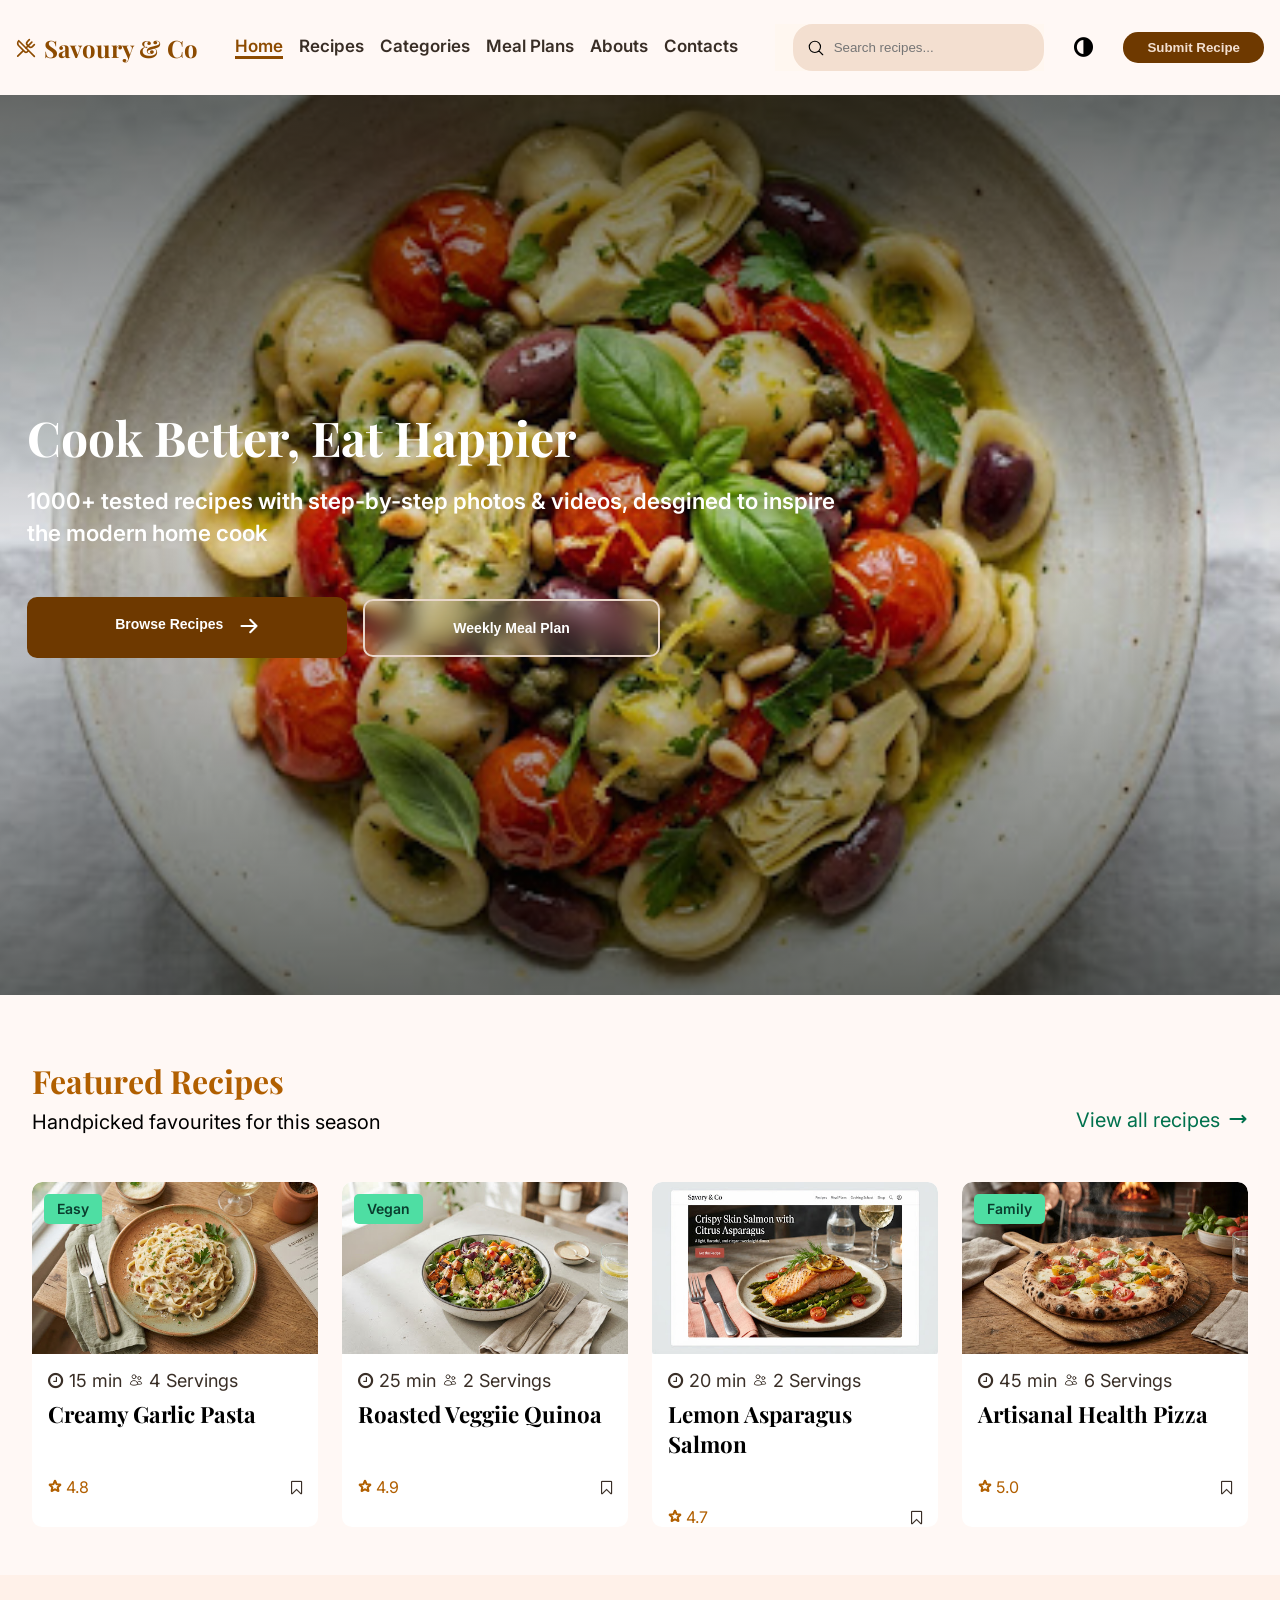
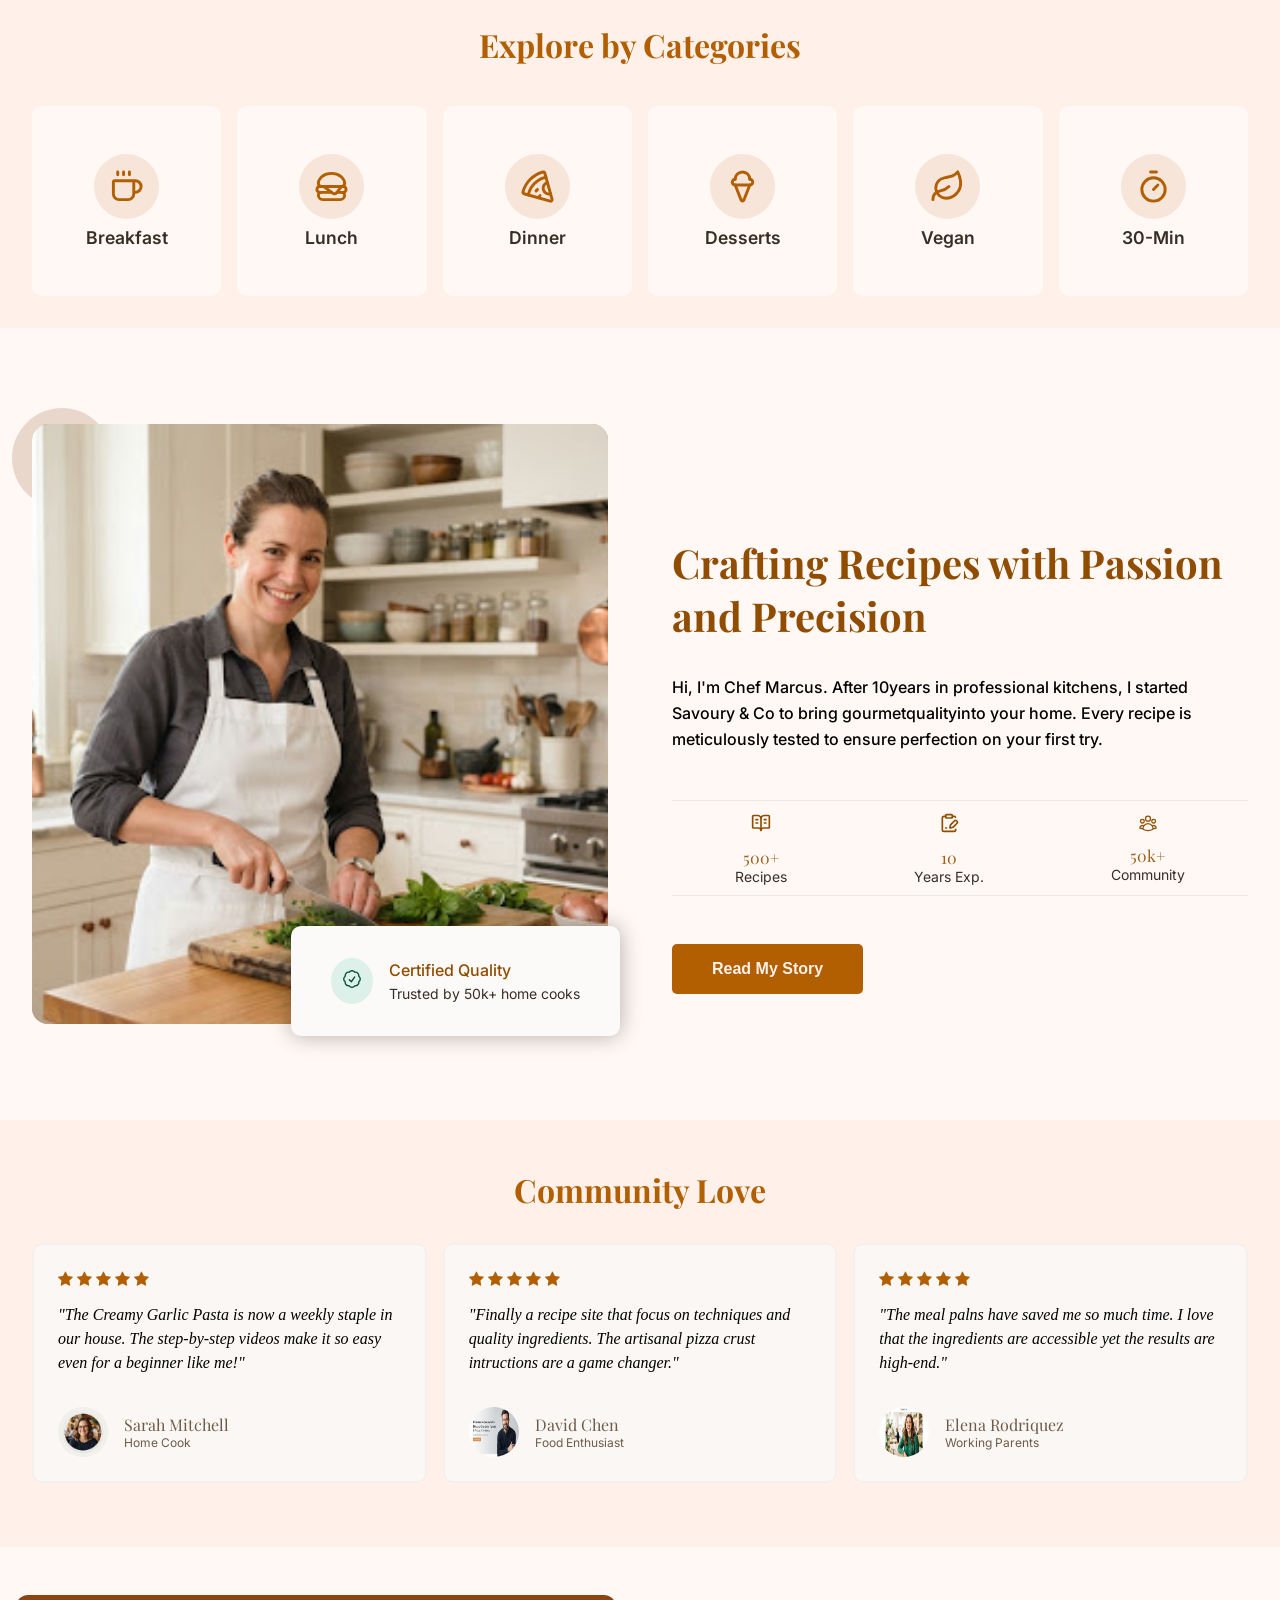
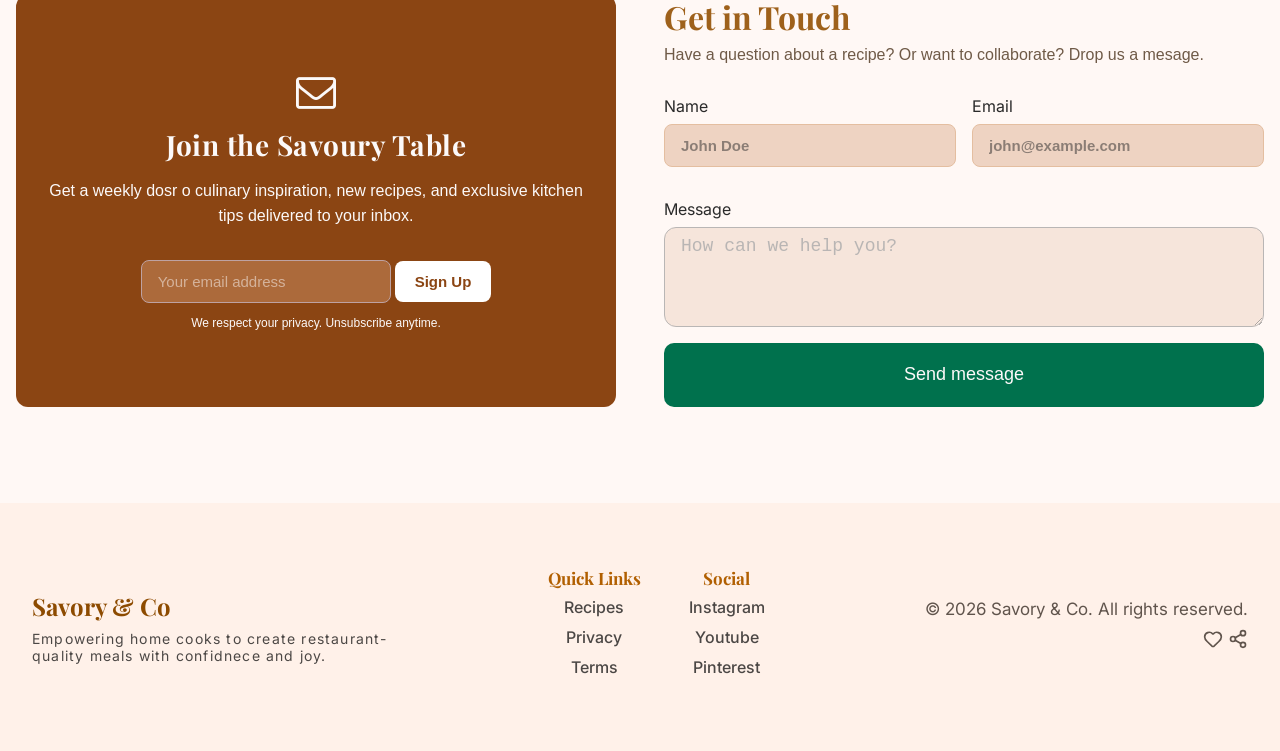
<file: index.html>
<!DOCTYPE html>
<html lang="en">
<head>
    <meta charset="UTF-8">
    <meta name="viewport" content="width=device-width, initial-scale=1.0">
    <title>Savoury & Co.</title>
    <link rel="stylesheet" href="index.css">

    <link rel="stylesheet" href="https://cdnjs.cloudflare.com/ajax/libs/font-awesome/4.7.0/css/font-awesome.min.css">

    <link href="https://fonts.googleapis.com/css2?family=Inter:wght@400;500;600&family=Playfair+Display:wght@600;700&display=swap" rel="stylesheet">


</head>
<body>
    <header>
        <div id="icon">
            <svg xmlns="http://www.w3.org/2000/svg" width="24" height="24" viewBox="0 0 24 24" fill="none" stroke="currentColor" stroke-width="2" stroke-linecap="round" stroke-linejoin="round" class="lucide lucide-utensils-crossed-icon lucide-utensils-crossed"><path d="m16 2-2.3 2.3a3 3 0 0 0 0 4.2l1.8 1.8a3 3 0 0 0 4.2 0L22 8"/><path d="M15 15 3.3 3.3a4.2 4.2 0 0 0 0 6l7.3 7.3c.7.7 2 .7 2.8 0L15 15Zm0 0 7 7"/><path d="m2.1 21.8 6.4-6.3"/><path d="m19 5-7 7"/></svg>
           <span><h2>Savoury & Co</h2></span> 
        </div>
        <nav>
            <ul>
                <li>Home</li>
                <li id="li-nav">Recipes</li>
                <li id="li-nav">Categories</li>
                <li id="li-nav">Meal Plans</li>
                <li id="li-nav">Abouts</li>
                <li id="li-nav">Contacts</li>
            </ul>
        </nav>

        <div class="head-sub">
            <div id="search-bar">
            <svg xmlns="http://www.w3.org/2000/svg" fill="none" viewBox="0 0 24 24" stroke-width="1.5" stroke="currentColor" class="size-6">
  <path stroke-linecap="round" stroke-linejoin="round" d="m21 21-5.197-5.197m0 0A7.5 7.5 0 1 0 5.196 5.196a7.5 7.5 0 0 0 10.607 10.607Z" />
</svg>

            <input type="text" placeholder="Search recipes..." id="search">    
        </div>

        <div id=half-circle>
            <i class="fa fa-adjust"></i>
        </div>
        

        <button>Submit Recipe</button>
        </div>

        
    </header>
    
    <main>
        <section class="cook-img">
            <div class="cook-info">
                <h1>Cook Better, Eat Happier</h1>
                <p class="cook-nuum">1000+ tested recipes with step-by-step photos & videos, desgined to inspire <br>the modern home cook</p>
            <div class="cook-img-btn">
                <button class="first-btn">Browse Recipes <div>
                    <svg xmlns="http://www.w3.org/2000/svg" fill="none" viewBox="0 0 24 24" stroke-width="2.5" stroke="currentColor" class="size-6">
  <path stroke-linecap="round" stroke-linejoin="round" d="M13.5 4.5 21 12m0 0-7.5 7.5M21 12H3" />
</svg>

</div></button>
                <button> Weekly Meal Plan</button>
            </div>
            </div>
       </section>

        <section id="featured-recipes">
            <div class="recipes-header">
                <div>
                    <h2>Featured Recipes</h2>
                    <p class="rep-hand">Handpicked favourites for this season</p>
                </div>
                <div id="recipe-link">
                    <p>View all recipes</p> 
                    
                    <span>
                    <svg xmlns="http://www.w3.org/2000/svg" fill="none" viewBox="0 0 24 24" stroke-width="2.5" stroke="currentColor" class="size-6">
  <path stroke-linecap="round" stroke-linejoin="round" d="M17.25 8.25 21 12m0 0-3.75 3.75M21 12H3" />
</svg>

                </span>
                </div>
            </div>

            <div id="recipe-subset">
                <div class="recipe-subset-sub">
                    <img src="/img/savory_co_homepage_desktop_image_2.png" alt="">
                    <p class="easy-sub">Easy</p>
                    <p class="recipe-subset-sub-set">View Recipe</p>
                    <div class="feature-text">
                        <p ><span><i class="fa fa-clock-o" aria-hidden="true"></i></span>15 min <span><svg xmlns="http://www.w3.org/2000/svg" fill="none" viewBox="0 0 24 24" stroke-width="1.5" stroke="currentColor" class="size-6">
  <path stroke-linecap="round" stroke-linejoin="round" d="M15 19.128a9.38 9.38 0 0 0 2.625.372 9.337 9.337 0 0 0 4.121-.952 4.125 4.125 0 0 0-7.533-2.493M15 19.128v-.003c0-1.113-.285-2.16-.786-3.07M15 19.128v.106A12.318 12.318 0 0 1 8.624 21c-2.331 0-4.512-.645-6.374-1.766l-.001-.109a6.375 6.375 0 0 1 11.964-3.07M12 6.375a3.375 3.375 0 1 1-6.75 0 3.375 3.375 0 0 1 6.75 0Zm8.25 2.25a2.625 2.625 0 1 1-5.25 0 2.625 2.625 0 0 1 5.25 0Z" />
</svg>
</span>4 Servings</p>
                        <h4>Creamy Garlic Pasta</h4>
                    </div>

                    <div class="feature-text-sec">
                        <p><span> 
                            <svg xmlns="http://www.w3.org/2000/svg" fill="none" viewBox="0 0 24 24" stroke-width="3.5" stroke="currentColor" class="size-6">
  <path stroke-linecap="round" stroke-linejoin="round" d="M11.48 3.499a.562.562 0 0 1 1.04 0l2.125 5.111a.563.563 0 0 0 .475.345l5.518.442c.499.04.701.663.321.988l-4.204 3.602a.563.563 0 0 0-.182.557l1.285 5.385a.562.562 0 0 1-.84.61l-4.725-2.885a.562.562 0 0 0-.586 0L6.982 20.54a.562.562 0 0 1-.84-.61l1.285-5.386a.562.562 0 0 0-.182-.557l-4.204-3.602a.562.562 0 0 1 .321-.988l5.518-.442a.563.563 0 0 0 .475-.345L11.48 3.5Z" />
</svg>

                        </span> 4.8</p>
                        <i class="fa fa-bookmark-o"></i>
                    </div>
                </div>

                <div class="recipe-subset-sub">
                    <img src="/img/savory_co_homepage_desktop_image_3.png" alt="">
                    <p class="easy-sub">Vegan</p>
                    
                    <div class="feature-text">
                        <p ><span><i class="fa fa-clock-o" aria-hidden="true"></i></span>25 min <span><svg xmlns="http://www.w3.org/2000/svg" fill="none" viewBox="0 0 24 24" stroke-width="1.5" stroke="currentColor" class="size-6">
  <path stroke-linecap="round" stroke-linejoin="round" d="M15 19.128a9.38 9.38 0 0 0 2.625.372 9.337 9.337 0 0 0 4.121-.952 4.125 4.125 0 0 0-7.533-2.493M15 19.128v-.003c0-1.113-.285-2.16-.786-3.07M15 19.128v.106A12.318 12.318 0 0 1 8.624 21c-2.331 0-4.512-.645-6.374-1.766l-.001-.109a6.375 6.375 0 0 1 11.964-3.07M12 6.375a3.375 3.375 0 1 1-6.75 0 3.375 3.375 0 0 1 6.75 0Zm8.25 2.25a2.625 2.625 0 1 1-5.25 0 2.625 2.625 0 0 1 5.25 0Z" />
</svg>
</span>2 Servings</p>
                        <h4>Roasted Veggiie Quinoa</h4>
                    </div>

                    <div class="feature-text-sec">
                        <p><span> 
                            <svg xmlns="http://www.w3.org/2000/svg" fill="none" viewBox="0 0 24 24" stroke-width="3.5" stroke="currentColor" class="size-6">
  <path stroke-linecap="round" stroke-linejoin="round" d="M11.48 3.499a.562.562 0 0 1 1.04 0l2.125 5.111a.563.563 0 0 0 .475.345l5.518.442c.499.04.701.663.321.988l-4.204 3.602a.563.563 0 0 0-.182.557l1.285 5.385a.562.562 0 0 1-.84.61l-4.725-2.885a.562.562 0 0 0-.586 0L6.982 20.54a.562.562 0 0 1-.84-.61l1.285-5.386a.562.562 0 0 0-.182-.557l-4.204-3.602a.562.562 0 0 1 .321-.988l5.518-.442a.563.563 0 0 0 .475-.345L11.48 3.5Z" />
</svg>

                        </span> 4.9</p>
                        <i class="fa fa-bookmark-o"></i>
                    </div>
                </div>

                 <div class="recipe-subset-sub">
                    <img src="/img/savory_co_homepage_desktop_image_4.png" alt="">
                    
                    <div class="feature-text">
                        <p ><span><i class="fa fa-clock-o" aria-hidden="true"></i></span>20 min <span><svg xmlns="http://www.w3.org/2000/svg" fill="none" viewBox="0 0 24 24" stroke-width="1.5" stroke="currentColor" class="size-6">
  <path stroke-linecap="round" stroke-linejoin="round" d="M15 19.128a9.38 9.38 0 0 0 2.625.372 9.337 9.337 0 0 0 4.121-.952 4.125 4.125 0 0 0-7.533-2.493M15 19.128v-.003c0-1.113-.285-2.16-.786-3.07M15 19.128v.106A12.318 12.318 0 0 1 8.624 21c-2.331 0-4.512-.645-6.374-1.766l-.001-.109a6.375 6.375 0 0 1 11.964-3.07M12 6.375a3.375 3.375 0 1 1-6.75 0 3.375 3.375 0 0 1 6.75 0Zm8.25 2.25a2.625 2.625 0 1 1-5.25 0 2.625 2.625 0 0 1 5.25 0Z" />
</svg>
</span>2 Servings</p>
                        <h4>Lemon Asparagus Salmon</h4>
                    </div>

                    <div class="feature-text-sec">
                        <p><span> 
                            <svg xmlns="http://www.w3.org/2000/svg" fill="none" viewBox="0 0 24 24" stroke-width="3.5" stroke="currentColor" class="size-6">
  <path stroke-linecap="round" stroke-linejoin="round" d="M11.48 3.499a.562.562 0 0 1 1.04 0l2.125 5.111a.563.563 0 0 0 .475.345l5.518.442c.499.04.701.663.321.988l-4.204 3.602a.563.563 0 0 0-.182.557l1.285 5.385a.562.562 0 0 1-.84.61l-4.725-2.885a.562.562 0 0 0-.586 0L6.982 20.54a.562.562 0 0 1-.84-.61l1.285-5.386a.562.562 0 0 0-.182-.557l-4.204-3.602a.562.562 0 0 1 .321-.988l5.518-.442a.563.563 0 0 0 .475-.345L11.48 3.5Z" />
</svg>

                        </span> 4.7</p>
                        <i class="fa fa-bookmark-o"></i>
                    </div>
                </div>

                
                <div class="recipe-subset-sub">
                    <img src="/img/savory_co_homepage_desktop_image_5.png" alt="">
                    <p class="easy-sub">Family</p>
                    
                    <div class="feature-text">
                        <p ><span><i class="fa fa-clock-o" aria-hidden="true"></i></span>45 min <span><svg xmlns="http://www.w3.org/2000/svg" fill="none" viewBox="0 0 24 24" stroke-width="1.5" stroke="currentColor" class="size-6">
  <path stroke-linecap="round" stroke-linejoin="round" d="M15 19.128a9.38 9.38 0 0 0 2.625.372 9.337 9.337 0 0 0 4.121-.952 4.125 4.125 0 0 0-7.533-2.493M15 19.128v-.003c0-1.113-.285-2.16-.786-3.07M15 19.128v.106A12.318 12.318 0 0 1 8.624 21c-2.331 0-4.512-.645-6.374-1.766l-.001-.109a6.375 6.375 0 0 1 11.964-3.07M12 6.375a3.375 3.375 0 1 1-6.75 0 3.375 3.375 0 0 1 6.75 0Zm8.25 2.25a2.625 2.625 0 1 1-5.25 0 2.625 2.625 0 0 1 5.25 0Z" />
</svg>
</span>6 Servings</p>
                        <h4>Artisanal Health Pizza</h4>
                    </div>

                    <div class="feature-text-sec">
                        <p><span> 
                            <svg xmlns="http://www.w3.org/2000/svg" fill="none" viewBox="0 0 24 24" stroke-width="3.5" stroke="currentColor" class="size-6">
  <path stroke-linecap="round" stroke-linejoin="round" d="M11.48 3.499a.562.562 0 0 1 1.04 0l2.125 5.111a.563.563 0 0 0 .475.345l5.518.442c.499.04.701.663.321.988l-4.204 3.602a.563.563 0 0 0-.182.557l1.285 5.385a.562.562 0 0 1-.84.61l-4.725-2.885a.562.562 0 0 0-.586 0L6.982 20.54a.562.562 0 0 1-.84-.61l1.285-5.386a.562.562 0 0 0-.182-.557l-4.204-3.602a.562.562 0 0 1 .321-.988l5.518-.442a.563.563 0 0 0 .475-.345L11.48 3.5Z" />
</svg>

                        </span> 5.0</p>
                        <i class="fa fa-bookmark-o"></i>
                    </div>
                </div>
            
        </section>

        <section id="meal-categories">
            <h2>Explore by Categories</h2>
            <div class="meals">
                <div class="meal-sub">
                    <div id="meal-icons">
                        <svg xmlns="http://www.w3.org/2000/svg" width="24" height="24" viewBox="0 0 24 24" fill="none" stroke="currentColor" stroke-width="2" stroke-linecap="round" stroke-linejoin="round" class="lucide lucide-coffee-icon lucide-coffee"><path d="M10 2v2"/><path d="M14 2v2"/><path d="M16 8a1 1 0 0 1 1 1v8a4 4 0 0 1-4 4H7a4 4 0 0 1-4-4V9a1 1 0 0 1 1-1h14a4 4 0 1 1 0 8h-1"/><path d="M6 2v2"/></svg>
                    </div>
                    <p>Breakfast</p>
                </div>
                <div class="meal-sub">
                    <div id="meal-icons">
                        <svg xmlns="http://www.w3.org/2000/svg" width="24" height="24" viewBox="0 0 24 24" fill="none" stroke="currentColor" stroke-width="2" stroke-linecap="round" stroke-linejoin="round" class="lucide lucide-hamburger-icon lucide-hamburger"><path d="M12 16H4a2 2 0 1 1 0-4h16a2 2 0 1 1 0 4h-4.25"/><path d="M5 12a2 2 0 0 1-2-2 9 7 0 0 1 18 0 2 2 0 0 1-2 2"/><path d="M5 16a2 2 0 0 0-2 2 3 3 0 0 0 3 3h12a3 3 0 0 0 3-3 2 2 0 0 0-2-2q0 0 0 0"/><path d="m6.67 12 6.13 4.6a2 2 0 0 0 2.8-.4l3.15-4.2"/></svg>
                    </div>
                    <p>Lunch</p>
                </div>
                <div class="meal-sub">
                    <div id="meal-icons">
                           <svg xmlns="http://www.w3.org/2000/svg" width="24" height="24" viewBox="0 0 24 24" fill="none" stroke="currentColor" stroke-width="2" stroke-linecap="round" stroke-linejoin="round" class="lucide lucide-pizza-icon lucide-pizza"><path d="m12 14-1 1"/><path d="m13.75 18.25-1.25 1.42"/><path d="M17.775 5.654a15.68 15.68 0 0 0-12.121 12.12"/><path d="M18.8 9.3a1 1 0 0 0 2.1 7.7"/><path d="M21.964 20.732a1 1 0 0 1-1.232 1.232l-18-5a1 1 0 0 1-.695-1.232A19.68 19.68 0 0 1 15.732 2.037a1 1 0 0 1 1.232.695z"/></svg>
                    </div>
                    <p>Dinner</p>
                </div>
                <div class="meal-sub">
                    <div id="meal-icons">
                        <svg xmlns="http://www.w3.org/2000/svg" width="24" height="24" viewBox="0 0 24 24" fill="none" stroke="currentColor" stroke-width="2" stroke-linecap="round" stroke-linejoin="round" class="lucide lucide-ice-cream-cone-icon lucide-ice-cream-cone"><path d="m7 11 4.08 10.35a1 1 0 0 0 1.84 0L17 11"/><path d="M17 7A5 5 0 0 0 7 7"/><path d="M17 7a2 2 0 0 1 0 4H7a2 2 0 0 1 0-4"/></svg>
                    </div>
                    <p>Desserts</p>
                </div>
                <div class="meal-sub">
                    <div id="meal-icons">
                        <svg xmlns="http://www.w3.org/2000/svg" width="24" height="24" viewBox="0 0 24 24" fill="none" stroke="currentColor" stroke-width="2" stroke-linecap="round" stroke-linejoin="round" class="lucide lucide-leaf-icon lucide-leaf"><path d="M11 20A7 7 0 0 1 9.8 6.1C15.5 5 17 4.48 19 2c1 2 2 4.18 2 8 0 5.5-4.78 10-10 10Z"/><path d="M2 21c0-3 1.85-5.36 5.08-6C9.5 14.52 12 13 13 12"/></svg>
                    </div>
                    <p>Vegan</p>
                </div>
                <div class="meal-sub">
                    <div id="meal-icons">
                        <svg xmlns="http://www.w3.org/2000/svg" width="24" height="24" viewBox="0 0 24 24" fill="none" stroke="currentColor" stroke-width="2" stroke-linecap="round" stroke-linejoin="round" class="lucide lucide-timer-icon lucide-timer"><line x1="10" x2="14" y1="2" y2="2"/><line x1="12" x2="15" y1="14" y2="11"/><circle cx="12" cy="14" r="8"/></svg>
                    </div>
                    <p>30-Min</p>
                </div>
            </div>
        </section>

        <section id="resume">
            <div class="solo-block"></div>

            <div class="res-side">
                <div class="resume-img">
            
                    <img src="/img/savory_co_homepage_desktop_image_6.png" alt="lady in her kitchen">
                </div>
                
                <div id="resume-mini">
                    <div class="resume-mini-icon">
                        <svg xmlns="http://www.w3.org/2000/svg" fill="none" viewBox="0 0 24 24" stroke-width="1.5" stroke="currentColor" class="size-6">
  <path stroke-linecap="round" stroke-linejoin="round" d="M9 12.75 11.25 15 15 9.75M21 12c0 1.268-.63 2.39-1.593 3.068a3.745 3.745 0 0 1-1.043 3.296 3.745 3.745 0 0 1-3.296 1.043A3.745 3.745 0 0 1 12 21c-1.268 0-2.39-.63-3.068-1.593a3.746 3.746 0 0 1-3.296-1.043 3.745 3.745 0 0 1-1.043-3.296A3.745 3.745 0 0 1 3 12c0-1.268.63-2.39 1.593-3.068a3.745 3.745 0 0 1 1.043-3.296 3.746 3.746 0 0 1 3.296-1.043A3.746 3.746 0 0 1 12 3c1.268 0 2.39.63 3.068 1.593a3.746 3.746 0 0 1 3.296 1.043 3.746 3.746 0 0 1 1.043 3.296A3.745 3.745 0 0 1 21 12Z" />
</svg>

                    </div>
                    <div class="side-mini">
                        <h5>Certified Quality</h5>
                        <p>Trusted by 50k+ home cooks</p>
                    </div>
                    
                </div>

                
            </div>

            <div class="res-sidebar">
                <h2>Crafting Recipes with Passion and Precision</h2>
                <p class="sidebar-text">Hi, I'm Chef Marcus. After 10years in professional kitchens, I started Savoury & Co to bring gourmetqualityinto your home. Every recipe is meticulously tested to ensure perfection on your first try. </p>

                <div class="sidebar-icon">
                    <div class="ex-icon">
                        <svg xmlns="http://www.w3.org/2000/svg" width="24" height="24" viewBox="0 0 24 24" fill="none" stroke="currentColor" stroke-width="2" stroke-linecap="round" stroke-linejoin="round" class="lucide lucide-book-open-text-icon lucide-book-open-text"><path d="M12 7v14"/><path d="M16 12h2"/><path d="M16 8h2"/><path d="M3 18a1 1 0 0 1-1-1V4a1 1 0 0 1 1-1h5a4 4 0 0 1 4 4 4 4 0 0 1 4-4h5a1 1 0 0 1 1 1v13a1 1 0 0 1-1 1h-6a3 3 0 0 0-3 3 3 3 0 0 0-3-3z"/><path d="M6 12h2"/><path d="M6 8h2"/></svg>
                        <p><span>500+</span> <br>Recipes</p>
                    </div>
                    <div class="ex-icon">
                        <svg xmlns="http://www.w3.org/2000/svg" width="24" height="24" viewBox="0 0 24 24" fill="none" stroke="currentColor" stroke-width="2" stroke-linecap="round" stroke-linejoin="round" class="lucide lucide-clipboard-pen-line-icon lucide-clipboard-pen-line"><rect width="8" height="4" x="8" y="2" rx="1"/><path d="M8 4H6a2 2 0 0 0-2 2v14a2 2 0 0 0 2 2h12a2 2 0 0 0 2-2v-.5"/><path d="M16 4h2a2 2 0 0 1 1.73 1"/><path d="M8 18h1"/><path d="M21.378 12.626a1 1 0 0 0-3.004-3.004l-4.01 4.012a2 2 0 0 0-.506.854l-.837 2.87a.5.5 0 0 0 .62.62l2.87-.837a2 2 0 0 0 .854-.506z"/></svg>
                        <p><span>10</span> <br>Years Exp.</p>
                    </div>
                    <div class="ex-icon">
                        <svg xmlns="http://www.w3.org/2000/svg" fill="none" viewBox="0 0 24 24" stroke-width="1.5" stroke="currentColor" class="size-6">
  <path stroke-linecap="round" stroke-linejoin="round" d="M18 18.72a9.094 9.094 0 0 0 3.741-.479 3 3 0 0 0-4.682-2.72m.94 3.198.001.031c0 .225-.012.447-.037.666A11.944 11.944 0 0 1 12 21c-2.17 0-4.207-.576-5.963-1.584A6.062 6.062 0 0 1 6 18.719m12 0a5.971 5.971 0 0 0-.941-3.197m0 0A5.995 5.995 0 0 0 12 12.75a5.995 5.995 0 0 0-5.058 2.772m0 0a3 3 0 0 0-4.681 2.72 8.986 8.986 0 0 0 3.74.477m.94-3.197a5.971 5.971 0 0 0-.94 3.197M15 6.75a3 3 0 1 1-6 0 3 3 0 0 1 6 0Zm6 3a2.25 2.25 0 1 1-4.5 0 2.25 2.25 0 0 1 4.5 0Zm-13.5 0a2.25 2.25 0 1 1-4.5 0 2.25 2.25 0 0 1 4.5 0Z" />
</svg>

                        <p><span>50k+</span> <br>Community</p>
                    </div>
                </div>

                <button>Read My Story</button>
            </div>
            
        </section>

        <section id="testimonails">
            <h2>Community Love</h2>

            <div class="tests-com">
                <div class="tests-com-sub">
                    <SPAn>
                        <i class="fa fa-star"></i>
                        <i class="fa fa-star"></i>
                        <i class="fa fa-star"></i>
                        <i class="fa fa-star"></i>
                        <i class="fa fa-star"></i>
                    </SPAn>
                    <p class="tests-ita">"The Creamy Garlic Pasta is now a weekly staple in our house. The step-by-step videos make it so easy even for a beginner like me!"</p>

                    <div class="tests-img">
                        <img src="img/savory_co_homepage_desktop_image_7.png" alt="">

                        <div>
                            <h4>Sarah Mitchell</h4>
                            <p>Home Cook</p>
                        </div>    
                    </div>
                </div>  

                <div class="tests-com-sub">
                    <span>
                        <i class="fa fa-star"></i>
                        <i class="fa fa-star"></i>
                        <i class="fa fa-star"></i>
                        <i class="fa fa-star"></i>
                        <i class="fa fa-star"></i>
                    </span>
                    <p class="tests-ita">"Finally a recipe site that focus on techniques and quality ingredients. The artisanal pizza crust intructions are a game changer."</p>

                    <div class="tests-img">
                        <img src="img/savory_co_homepage_desktop_image_8.png" alt="">

                        <div>
                            <h4>David Chen</h4>
                            <p>Food Enthusiast</p>
                        </div>    
                    </div>
                 </div>   

                <div class="tests-com-sub">
                    <span>
                        <i class="fa fa-star"></i>
                        <i class="fa fa-star"></i>
                        <i class="fa fa-star"></i>
                        <i class="fa fa-star"></i>
                        <i class="fa fa-star"></i>
                    </SPAn>
                    <p class="tests-ita">"The meal palns have saved me so much time. I love that the ingredients are accessible yet the results are high-end."</p>

                    <div class="tests-img">
                        <img src="img/savory_co_homepage_desktop_image_9.png" alt="">

                        <div>
                            <h4>Elena Rodriquez</h4>
                            <p>Working Parents</p>
                        </div>    
                    </div>
                </div>
            
            </div>
            
        </section>

        <section id="contact">
            <div class="contact-main">
                <i class="fa fa-envelope-o" aria-hidden="true"></i>
                <h3>Join the Savoury Table</h3>
                <p class="contact-first-p">Get a weekly dosr o culinary inspiration, new recipes, and exclusive kitchen tips delivered to your inbox.</p>

                <div>
                    <input type="email" name="your email address" id="" placeholder="Your email address">
                    <button id="sub-first-btn">Sign Up</button>
                </div>
                

                <p class="contact-second-p">We respect your privacy. Unsubscribe anytime.</p>
            </div>

            <div class="contact-sub">
                <h2>Get in Touch</h2>
                <p>Have a question about a recipe? Or want to collaborate? Drop us a mesage.</p>

                <form action="">
                    <div class="form-nam">
                        <div>
                            <label for="naem" id="name">Name</label>
                            <input type="text" name="John Doe" id="name" placeholder="John Doe" required>
                        </div>
                    
                        <div>
                            <label for="email">Email</label>
                            <input type="email" name="john@example.com" id="email" placeholder="john@example.com" required>
                         </div>
                    </div>
                    
                    <div class="form-second">
                        <label for="message">Message</label>
                        <textarea name="user_message" id="message" placeholder="How can we help you?"></textarea>
                        <button type="submit">Send message</button>
                    </div>

                    
                </form>
            </div>
        </section>
    </main>

    <footer>
        <div class="footer-title">
            <h3>Savory & Co</h3>
            <p>Empowering home cooks to create restaurant- <br>quality meals with confidnece and joy.</p>
        </div>

        <div class="footer-li">
            <div>
                <h4>Quick Links</h4>
                <ul>
                    <li>Recipes</li>
                    <li>Privacy</li>
                    <li>Terms</li>
                </ul>
            </div>
            <div>
                <h4>Social</h4>
                <ul>
                    <li>Instagram</li>
                    <li>Youtube</li>
                    <li>Pinterest</li>
                </ul>
            </div>
        </div>

        <div class="footer-co">
            <p>&copy; 2026 Savory & Co. All rights reserved.</p>
            <div>
                <svg xmlns="http://www.w3.org/2000/svg" width="24" height="24" viewBox="0 0 24 24" fill="none" stroke="currentColor" stroke-width="2" stroke-linecap="round" stroke-linejoin="round" class="lucide lucide-heart-icon lucide-heart"><path d="M2 9.5a5.5 5.5 0 0 1 9.591-3.676.56.56 0 0 0 .818 0A5.49 5.49 0 0 1 22 9.5c0 2.29-1.5 4-3 5.5l-5.492 5.313a2 2 0 0 1-3 .019L5 15c-1.5-1.5-3-3.2-3-5.5"/></svg>
                <svg xmlns="http://www.w3.org/2000/svg" width="24" height="24" viewBox="0 0 24 24" fill="none" stroke="currentColor" stroke-width="2" stroke-linecap="round" stroke-linejoin="round" class="lucide lucide-share2-icon lucide-share-2"><circle cx="18" cy="5" r="3"/><circle cx="6" cy="12" r="3"/><circle cx="18" cy="19" r="3"/><line x1="8.59" x2="15.42" y1="13.51" y2="17.49"/><line x1="15.41" x2="8.59" y1="6.51" y2="10.49"/></svg>
            </div>
            
            
        </div>
    </footer>




</body>
</html>
</file>
<file: index.css>
* {
    /* background: grey; */
    margin: 0;

    padding: 0;
    box-sizing: border-box;
}

body {
    background: #fff8f5;
     font-family: 'Inter', sans-serif;
}
h1, h2, h3, h4, #icon h2 {
    font-family: 'Playfair Display', serif; /* Logo + Headings */
    font-weight: 700;
}

.poppins-light {
  font-family: "Poppins", sans-serif;
  font-weight: 300;
  font-style: normal;
}

.poppins-regular {
  font-family: "Poppins", sans-serif;
  font-weight: 400;
  font-style: normal;
}




header {
    display: flex;
    justify-content: space-between;
    align-items: center;
    padding: 1.5rem 1rem;
    background: #fff8f5;
    position: sticky;
    z-index: 1000;
    top: 0;
}

.head-sub {
    display: flex;
    justify-content: center;
    align-items: center;
    gap: 1rem;
}

#icon {
    display: flex;
    justify-content: center;
    align-items: center;
    gap: 0.5rem;
}

#icon svg {
    color: #8d4b00;
    /* font-weight: bold; */
    width: 20px;
}

#search-bar {
    display: flex;
    align-items: center;
    justify-content: center;
    background: #FFF7F0;
    
  
  
  /* width: 40%; */
  /* max-width: 400px; */
  transition: all 0.3s ease;
}


#search-bar input {
    border-radius: 20px;
    background-color: #f3dfd0;
    border: 2px solid#f3dfd0;
    padding: 14px 39px;
    outline: none;
}

#search-bar svg {
    width: 18px;
    position: relative;
    left: 2rem;
}

header h2 {
    color: #8d4b00;
}

header nav ul {
    list-style: none;
    display: flex;
    gap: 1rem;
}
header nav ul li {
    color: #392e26;
    font-size: 17px;
    font-weight: 600;
    cursor: pointer;
}
header nav ul li:first-child {
    color: #8d4b00;
}
header nav ul li:first-child::after {
    content: '';
    width: 100%;
    height: 3px;
    display: block;
    margin: auto;
    background-color: #8d4b00;
}
#li-nav:hover {
    color: #8d4b00;
}

#half-circle {
    cursor: pointer;
    padding: .7rem .9rem;
    border-radius: 18px;

    /* background: #f3dfd0 */
}
#half-circle:hover {
    background: #f3dfd0
}

header .fa-adjust {
    font-size: 1.4rem;
    /* color: red; */
}

header button {
    font-weight: bold;
    background: #6e3900;
    border-radius: 15px;
    border: none;
    color: #f3dfd0;
    padding: .5rem 1.5rem;
    cursor: pointer;

    /* box-shadow: rgba(0, 4, 0, 0.6), rgba(4,9,30,0.1); */
    
}
header button:hover {
    box-shadow: 0 0 10px 0px rgba(0,0,0,0.3);
}


/* Section img */
.cook-img {
    background: linear-gradient(rgba(0, 4, 0, 0.6),rgba(4,9,30,0.1),rgba(0,4,0,0.6)), url(/img/savory_co_homepage_desktop_image_1.png);
    background-position: center;
    background-repeat: no-repeat;
    background-size: cover;
    width: 100%;
    height: 100vh;
}

.cook-info {
    width: 90%;
    position: absolute;
    top: 45%;
    color: #fff;
    margin-left: 1.7rem;
}

.cook-info h1{
    font-size: 3rem;
    margin-bottom: 1rem;
}
.cook-nuum {
    font-weight: 600;
    font-size: 1.4rem;
    margin-bottom: 1rem;
    line-height: 2rem;

}

.cook-img-btn {
    display: flex;
    justify-content: left;
    align-items: center;
    gap: 1rem;
}

.cook-img-btn button{
    /* display: flex; */
    /* flex-direction: column; */
    padding: 1.2rem 5.5rem;
    margin-top: 2rem;
    font-size: 14px;
    font-weight: bold;
    color: #fff;
    border-radius: 10px;
    cursor: pointer;
}
.cook-img-btn button:first-child {
    background: #6e3900;
    border: none;
}

.cook-img-btn button:first-child:hover {
    box-shadow: 0 0 10px 0 rgba(0, 4, 0, 0.5);
} 

.cook-img-btn button:last-child {
    border: 2px solid#e9d7cb;
    background: rgba(255, 255, 255,0.1);
    /* opacity: 0.5; */
    backdrop-filter: blur(10px);
    
}

.cook-img-btn button:last-child:hover {
    background: rgba(255, 255, 255,0.2);
}

.cook-img-btn svg {
    width: 20px;
}
.cook-img-btn .first-btn{
    display: flex;
    gap: 1rem;
}

/*featured-recipes  */

#featured-recipes {
    /* border: 2px solid red; */
    background: #fff8f5;
    padding: 0 2rem;
}

.recipes-header {
    display: flex;
    justify-content: space-between;
    align-items: end;
    margin-top: 4rem;
}

.recipes-header h2 {
    font-size: 2rem;
    color: #b15f00;
}
.recipes-header .rep-hand {
    margin-top: .5rem;
    font-size: 20px;
}

#recipe-link {
    display: flex;
    align-items: center;
    gap: .5rem;
    cursor: pointer;
    /* transition: all 0.3s ease;  */
}

#recipe-link p {
    font-size: 20px;
    color: #00714d;
    position: relative;
}

#recipe-link p::after {
    content: '';
    display: block;
    margin: auto;
    background: #00714d;
    height: 2px;
    width: 0%;
    transition: 0.3s ease;
}


#recipe-link svg{
    width: 20px;
    color: #00714d;
    /* transition: all 0.3s ease; */
    
}

#recipe-link span::after {
    content: '';
    display: block;
    width: 0%;
    height: 4px;
    margin: auto;
    background: #00714d;
    position: relative;
    top: 0.4rem;
    transition: 0.3s ease;
}

#recipe-link:hover p::after,
#recipe-link:hover span::after {
    width: 100%;
}


#recipe-link span {
    display: flex;
    justify-content:end ;
    align-items: end;
    flex-direction: column;
}

#recipe-subset {

    width: 100%;
    display: grid;
    grid-template-columns: repeat(4,1fr);
    gap: 1.5rem;
    /* justify-content: center; */
    /* align-items: center; */
    /* gap: 1rem; */
    /* flex-basis: 30%; */
    /* flex-direction: column; */
    margin-top: 3rem;
    
}

#recipe-subset img {
    width: 100%;
    height: 50%;
    border-top-left-radius: 10px;
    border-top-right-radius: 10px;

    display: block;
    transition: transform 0.3s ease;
}

.recipe-subset-sub {
    border-radius: 10px;
    /* border: 2px solid; */
    background: white;
    height: auto;
    margin-bottom: 3rem;
    position: relative;
    overflow: hidden;
    
    
}

#recipe-subset svg {
    width: 14px;
}

.easy-sub {
    width:auto;
    font-size: 14px;
    font-weight: 600;
    /* color: #392e26; */
    color: #0a3d2e;
    background: #4edea3;
    padding: .4rem .8rem;
    text-align: center;
    border-radius: 5px;
    position: absolute;
    /* bottom: 11.5rem; */
    /* left: .8rem; */
    top: 12px;
    left: 12px;
    z-index: 2;
}

.recipe-subset-sub-set {
    position: absolute;
    padding: .6rem 1.2rem;
    font-weight: 600;
    font: 16px;
    width: auto;
    top: 25%;
    left: 50%;
    transform: translate(-50%, -50% );
    border-radius: 999px;
    color: #8d4b00;
    background: #fff8f5;

    box-shadow: 0 4px 12px rgba(0,0,0,0.15);
    /* cursor: pointer; */
    display: none;
    z-index: 3;
    transition: all 0.3s ease;

}

.recipe-subset-sub:hover .recipe-subset-sub-set {
    display: block;
}

.recipe-subset-sub:hover img {
    transform: scale(1.05);
    
}

.recipe-subset-sub:hover {
    transform: translate(6px) scale(1.02); /* card lifts and zooms slightly */
    box-shadow: 0 0 15px 4px rgba(0, 4, 0, 0.3);   
}

.feature-text {
    margin: 1rem;
}

.feature-text p {
    display: flex;
    align-items: center;
    gap: .4rem;

    font-size: 18px;
    margin-bottom: .5rem;
    color: #392e26;
}

.feature-text h4 {
    font-size: 1.4rem;
    font-weight: light;
}

.feature-text-sec {
    display: flex;
    justify-content: space-between;
    align-items: center;

    
    margin: 3rem 1rem 1rem 1rem; 
}
.feature-text-sec p {
    color: #b15f00;
}

.feature-text-sec .fa {
    cursor: pointer;
    color: #392e26;
}

.feature-text-sec .fa:hover {
    color: #b15f00;
}


/* meal-categories */

#meal-categories {
    background: #fff1e9;
    padding: 3rem 2rem 2rem 2rem;
}
#meal-categories h2 {
    font-size: 2rem;
    color: #b15f00;
    text-align: center;
    /* margin-top: 2rem; */
}

#meal-icons svg {
    width: 20px;
}

.meals {
    display: grid;
    grid-template-columns: repeat(6, 6fr);
    gap: 1rem;
    margin-top: 2.5rem;
}

.meal-sub {
    background: #fff8f5;
     color: #392e26;
    text-align: center;
    padding: 3rem 1rem;
    border-radius: 10px;
    cursor: pointer;
    position: relative;
    /* transition: 0.2s ease; */
}

#meal-icons svg {
    width: 35px;
    height: 35px;
    stroke: #b15f00;
}

#meal-icons {
    background: #f7e5d9;
    border-radius: 50px;
    padding: 0.6rem;
    
    display: flex;
    justify-content: center;
    align-items: center;
    width: 65px;
    height: 65px;
    margin: 0 auto 0.5rem auto;
}

.meal-sub p {
    font-size: 1.1rem;
     font-weight: 600;

}

.meal-sub:hover {
    background: #8d4b00;
    color: #fff8f5;
}

.meal-sub:hover #meal-icons {
    background: #9e611b;
}
.meal-sub:hover #meal-icons svg{
    stroke: #fff8f5;
}


/* resume */
#resume {
    padding: 6rem 2rem;
    display: grid;
    /* align-items: center; */
    grid-template-columns: 1fr 1fr;
    gap: 4rem;
    background: #fff8f5;
    position: relative;
}

.res-side {
    position: relative;
}

.resume-img {
    position: relative;
    background-color: #b89c88;
    border-radius: 16px;
    overflow: hidden;
    /* box-shadow: 0 20px 30px 0 rgba(202, 154, 98, 08); */
}

.resume-img img {
    width: 100%;
    height: 600px;
    border-radius: 10px;
    object-fit: cover;
    display: block;
    transition: 0.4s ease;
}
.resume-img:hover img {
    transform: scale(1.03); /* subtle zoom on hover */
}


#resume-mini {
    background: #fcf9f9; /*#f3dfd0*/
    position: absolute;
    right: -12px;
    bottom: -12px;

    padding: 2rem 2.5rem;
    border-radius: 10px;
    box-shadow: 0 0 22px 0 rgba(0, 4, 0, 0.3);
    display: flex;
    justify-content: center;
    align-items: center;
    gap: 1rem;
}

#resume-mini svg {
    width: 22px;
    stroke: #005236;
}

.resume-mini-icon {
    padding: 10px;
    border-radius: 50%;
    background: rgb(222, 240, 234);
}

.solo-block {
    background: #e9d7cb; /*#887364*/
    position: absolute;
    width: 100px;
    height: 100px;
    border-radius: 50%;
    top: 5rem;
    left: 12px;
    
}

.side-mini {
    display: flex;
    flex-direction: column;
    justify-content: center;
    gap: 5px;
}
.side-mini h5 {
    color: #904d00;
    font-size: 16px;
    font-weight: 500;
}
.side-mini p {
    color: #392e26;
    font-size: 14px;
}

.res-sidebar {
    /* border: 2px solid; */
    /* padding: 3rem; */
    margin: 0;
}

.res-sidebar h2 {
    color: #904d00;
    font-size: 2.5rem;
    margin-top: 7rem;
}

.sidebar-text {
    font-size: 16px;
    font-weight: 500;
    margin-top: 2rem;
    line-height: 26px;
}

.res-sidebar svg {
    width: 20px;
    color: #904d00;
}

.sidebar-icon .ex-icon {
    /* border: 2px solid red; */
}

.sidebar-icon span {
    font-size: 16px;
    color: #9e611b;
    font-family: "Playfair Display", serif;
}

.sidebar-icon p {
    color: #392e26;
    font-size: 14px;
    margin-top: 0.5rem;
}


.sidebar-icon {
    display: flex;
    justify-content: space-around;
    align-items: center;
    margin: 3rem 0 0 0;
    
    /* margin: 2rem; */
    border-top: 1px solid #f0e7e0;
    border-bottom: 1px solid #f0e7e0;
    padding-top: 10px;
    padding-bottom: 10px;

    
}





.sidebar-icon div {
    text-align: center;
}

.res-sidebar button {
    margin-top: 3rem;
    padding: 1rem 2.5rem;
    font-size: 16px;
    font-weight: bold;
    color: #fff1e9;   
    background: #b15f00;
    border-radius: 5px;
    cursor: pointer;
    border: none;
    
}

.res-sidebar button:hover {
    box-shadow: 0 0 22px 0 rgba(0, 4, 0, 0.3);
}


/* testimonails */

#testimonails {
    background: #fff1e9;
    padding: 3rem 0 2rem 0;
    /* border: 2px solid; */
}


#testimonails h2 {
    font-size: 2rem;
    color: #b15f00;
    text-align: center;
    /* border: 2px solid; */

}

.tests-com img {
    width: 50px;
    height: 50px;
    border-radius: 50%;
}

.tests-com {
    display: grid;
    grid-template-columns: 1fr 1fr 1fr;
    gap: 1rem;
    padding: 2rem;
}

.tests-com-sub {
    background: #FAF7F4;
    padding: 1.5rem;
    border-radius: 10px;
    border: 2px solid #f3f0ed;
}

.tests-com-sub .fa {
    color: #b15f00;
    margin-bottom: 1rem;
}

.tests-ita {
    font-style: italic;
    font-family: Georgia, 'Times New Roman', Times, serif;
    line-height: 1.5rem;
    margin-bottom: 2rem;
}

.tests-img {
    display: flex;
    justify-content: left;
    align-items: center;
    gap: 1rem;
     
}

.tests-img h4 {
    font-size: 16px;
    font-family:  #2A2A2A;
    font-weight: 300;
}

.tests-img {
    color: #6F5A47;
    font-size: 12px;
    font-weight: 400;
}

/* contact */

#contact {
    display: grid;
    grid-template-columns: 1fr 1fr;
    gap: 3rem;
    padding: 3rem 1rem 6rem 1rem;
}

.contact-main {
    background: #8B4513;
    border-radius: 12px;
    
    text-align: center;
    display: flex;
    flex-direction: column;
    justify-content: center;
    align-items: center;
    padding:  0 2rem;
}

.contact-main .fa {
    color: #fcf9f9;
    font-size: 2.5rem;
}
.contact-main h3 {
    font-family: "Playfair Display", Georgia, serif;
    font-weight: 700;     
    font-size: 28px;
    color: #fcf9f9;
    letter-spacing: 0.5px;
    line-height: 1.2; 
    margin: 1rem 0;
}

.contact-main .contact-first-p {
    font-family: "Source Sans Pro", "Open Sans", Arial, sans-serif;
    font-size: 16px;
    line-height: 1.6;
    color: #fcf9f9;

}

#contact .contact-main input {
    font-family: "Source Sans Pro", sans-serif;
    font-weight: 400;
    font-size: 15px;
    color: #fcf9f9;
    background-color: #ac6a3b;
    border: 1px solid #bea2a2;
    border-radius: 8px;
    padding: 12px 16px;
    width: 250px;
    outline-color: #fcf9f9;
    outline: none;
    
}
#contact .contact-main input::placeholder {
  color: #fcf9f9; 
  opacity: .5; 
}

#contact input:focus {
  outline: none; 
  border: 1px solid #fcf9f9; 
  
}

#contact #sub-first-btn {
    font-family: "Source Sans Pro", sans-serif;
    font-weight: 600;
    font-size: 15px;
    color: #8B4513;
    background-color: #FFFFFF;
    border: none;
    border-radius: 8px;
    padding: 12px 20px;
    cursor: pointer;
    margin-top: 2rem;
}

#contact #sub-first-btn:hover {
    opacity: 0.8;
}

.contact-second-p {
    margin-top: .8rem;
    font-family: "Source Sans Pro", "Open Sans", Arial, sans-serif;
    font-size: 12px;
    font-weight: 300;
    color: #fcf9f9;
}


.contact-sub h2 {
    font-size: 2rem;
    color: #9e611b;
}

.contact-sub p {
    font-size: 16px;
    font-family: "Source Sans Pro", "Open Sans", Arial, sans-serif;
    font-weight: 500;
    color: #6F5A47;
    margin-top: 0.5rem;
    margin-bottom: 1rem;
}

form {
    color: #2A2A2A;
    /* font-weight: b; */
}

form .form-nam{
    /* border: 3px solid; */
    display: flex;
    flex-direction: row;
    gap: 1rem;
    margin-top: 2rem;
}

form .form-nam label{
    display: block;
}

form .form-nam div {
    width: 100%;
    /* border: 2px solid; */
}

form .form-nam input {
    font-family: "Source Sans Pro", sans-serif;
    margin-top: 0.5rem;
    background: #eed3c2;


    font-weight: 400;
    font-size: 15px;
    color: #392e26;
    font-weight: bold;
    border: 1px solid #e4bea0;
    border-radius: 8px;
    padding: 12px 16px;
    width: 100%;
    outline-color: #fcf9f9;
    outline: none;
}

form .form-nam input::placeholder {
    color: #2A2A2A;
    opacity: 0.5; 
}

.form-second {
    margin-top: 2rem;
}

.form-second label {
    display: block;
}
.form-second textarea {
    display: block;
    margin-top: 0.5rem;
    width: 100%;
    height: 100px;
    columns: 5;
    font-weight: 400;
    font-size: 18px;
    padding-left: 1rem;
    border-radius: 12px;
    padding-top: 0.5rem;
    background: #eed3c2;
    opacity: 0.5;
}

.form-second button {
    font-size: 18px;
    font-weight: 500;
    width: 100%;
    color: #fcf9f9;
    text-align: center;
    background: #00714d;
    border-radius: 10px;
    height: 4rem;
    margin-top: 1rem;
    border: none;
}

.form-second button:hover {
    box-shadow: 0px 4px 12px rgba(0, 0, 0, 0.2);
}


/* footer */

footer {
    display: flex;
    justify-content: space-between;
    align-items: center;
    padding: 4rem 2rem;
    background: #fff1e9;
    
}

.footer-title {
    display: flex;
    flex-direction: column;
    justify-content: center;
    gap: 0.5rem;

}

footer h3 {
    color: #8d4b00;
    font-size: 1.5rem;
}

.footer-title br {
    display: n;
}

.footer-title p {
    font-size: 14px;
    opacity: 0.7;
    letter-spacing: 1.2px;
}

footer .footer-li {
    display: flex;
    justify-content: center;
    align-items: center;
    gap: 3rem;
}

footer .footer-li h4 {
    color: #b15f00;
    margin-bottom: 0.5rem;
    font-size: 17px;
    text-align: center;
}

footer ul {
    display: flex;
    flex-direction: column;
    align-items: center;
}

 footer .footer-li li {
    list-style: none;
    margin-bottom: 0.5rem;
    font-weight: 500;
    opacity: 0.7;
    /* width: fit-content; */
    cursor: pointer;
    transition: opacity 0.2s ease;

} 

footer .footer-li ul li::after {
    content: '';
    width: fit-content;
    height: 2px;
    display: block;
    margin: auto;
    background: #392e26;
    transition: opacity 0.2s ease;

}
footer .footer-li li:hover {
    border-bottom: 1px solid #392e26;
}


footer .footer-co {
    display: flex;
    flex-direction: column;
    justify-content: flex-start;
    align-items: end;
    gap: 0.5rem;
    font-size: 17px;
    color: #392e26;
    opacity: 0.8;
}

footer .footer-co svg {
    width: 20px;
    cursor: pointer;
}






@media(max-width:786px)  {
    header nav, #search-bar {
        display: none;
    }

    /*  */
    .cook-img-btn button{
    padding: 1.2rem 4rem;   
}  
    .cook-nuum {
    font-size: 1.2rem;
}


    /* featured recipes */
    #recipe-subset {
    grid-template-columns: 1fr;
   
}
    #recipe-subset img {
    width: 100%;
    height: 70%;
    
}
    .feature-text-sec {
        /* border: 2px solid; */
        margin-top: 1rem;
    }

    .recipe-subset-sub-set {
        top: 35%;
    }



     

    /* meal-categories */
    .meals {
        grid-template-columns: 1fr 1fr;
    }

    /* resume */
    #resume {
        grid-template-columns: 1fr;
    }
    .res-sidebar h2 {
        margin-top: 1rem;
    }

    /* testimonnial */
    .tests-com {
    grid-template-columns: 1fr;
}


/* contact */

#contact {
    grid-template-columns: 1fr;
    gap: 0;
    /* padding: 3rem 1rem 2rem 1rem; */
    padding: 0 1rem;
}

.contact-main {
    padding-top: 4rem;
    padding-bottom: 4rem;
}

.contact-sub h2 {
    margin-top: 3rem;
    font-size: 1.5rem;
}

.form-second button {
    margin-bottom: 2rem;
}

/* footer */
footer {
    flex-direction: column;
    text-align: center;
    gap: 2rem;
    padding-top: 2rem;
    padding-bottom: 2rem;
}

footer .footer-co {
    align-items: center;
}


}



@media(max-width:400px) {
    
    #icon h2 {
        /* font-size: rem; */
    }
    header .fa-adjust {
        font-size: 16px;
    }
    .head-sub {
        gap: .2rem;
    }
    header button {
        font-size: 12px;
    }

    /*  */
    .cook-nuum br {
        display: none;
    }


    .cook-img-btn {
        /* border: 2px solid; */
        display: flex;
        align-items: start;
        flex-direction: column;
        gap: 0;
    }
    .cook-img-btn button {
        /* border: 3px solid red; */
    }

    #recipe-subset img {
        /* height: 100px; */
    }

    /*feature  */
    .feature-text h4 {
        font-size: 1.1rem;
    }
    .feature-text p {
        font-size: 14px;
    }
    #featured-recipes {
        padding: 0 1rem;
    }
     .recipe-subset-sub-set {
        top: 50%;
        padding: .5rem 1rem;
        font-size: 1px;
    }

    #featured-recipes h2 {
        font-size: 1.8rem;
    }
    #featured-recipes .rep-hand {
        font-size: 18px;
    }
    #recipe-link {
        /* border: 2px solid; */
        gap: 0;
    }
    #recipe-link p {
        font-size: 14px;
        margin-left: 3rem;
    }

    .recipe-subset-sub {
        padding-bottom: 2rem;
    }


    /* meal-categories */
    #meal-categories h2 {
        font-size: 1.5rem;
    }

    .meal-sub {
        padding: 2rem 1rem;
    
}

    .meal-sub p {
        font-size: 12px;
    }

    #meal-icons {
        width: 50px;
        height: 50px;
    }

    #meal-icons svg {
        width: 20px;
        height: 20px;

    }


    /* resume */
    .resume-img {
        height: auto;
    }
    .resume-img img{
        height: 90vh;
    }


    #resume-mini {
        display: none;
    }

    .res-sidebar {
        /* border: 2px solid; */
    }

    .res-sidebar h2 {
        font-size: 2rem;
        margin-top: 0;
    }

    .ex-icon p {
        /* border: 3px solid; */
        font-size: 12px;
    }

    .sidebar-text {
        font-size: 14px;
    }

    .sidebar-icon {
        margin-top: 1.5rem;
    }

    .res-sidebar button {
        font-size: 14px;
        margin-top: 2rem;
        padding: 0.8rem 1.5rem;

    }


    /* cantact */

    .contact-sub h2 {
    margin-top: 2rem;
    
}

    /* footer */
    footer br {
        display: none;
    }

    .footer-title p {
        font-size: 12px;
    }

    footer .footer-li h4 {
        font-size: 14px;
    }

    footer .footer-li li {
        font-size: 13px;
    }

    footer .footer-co p {
        font-size: 14px;
    }
    footer .footer-co svg {
        width: 14px;
    }
}
</file>
